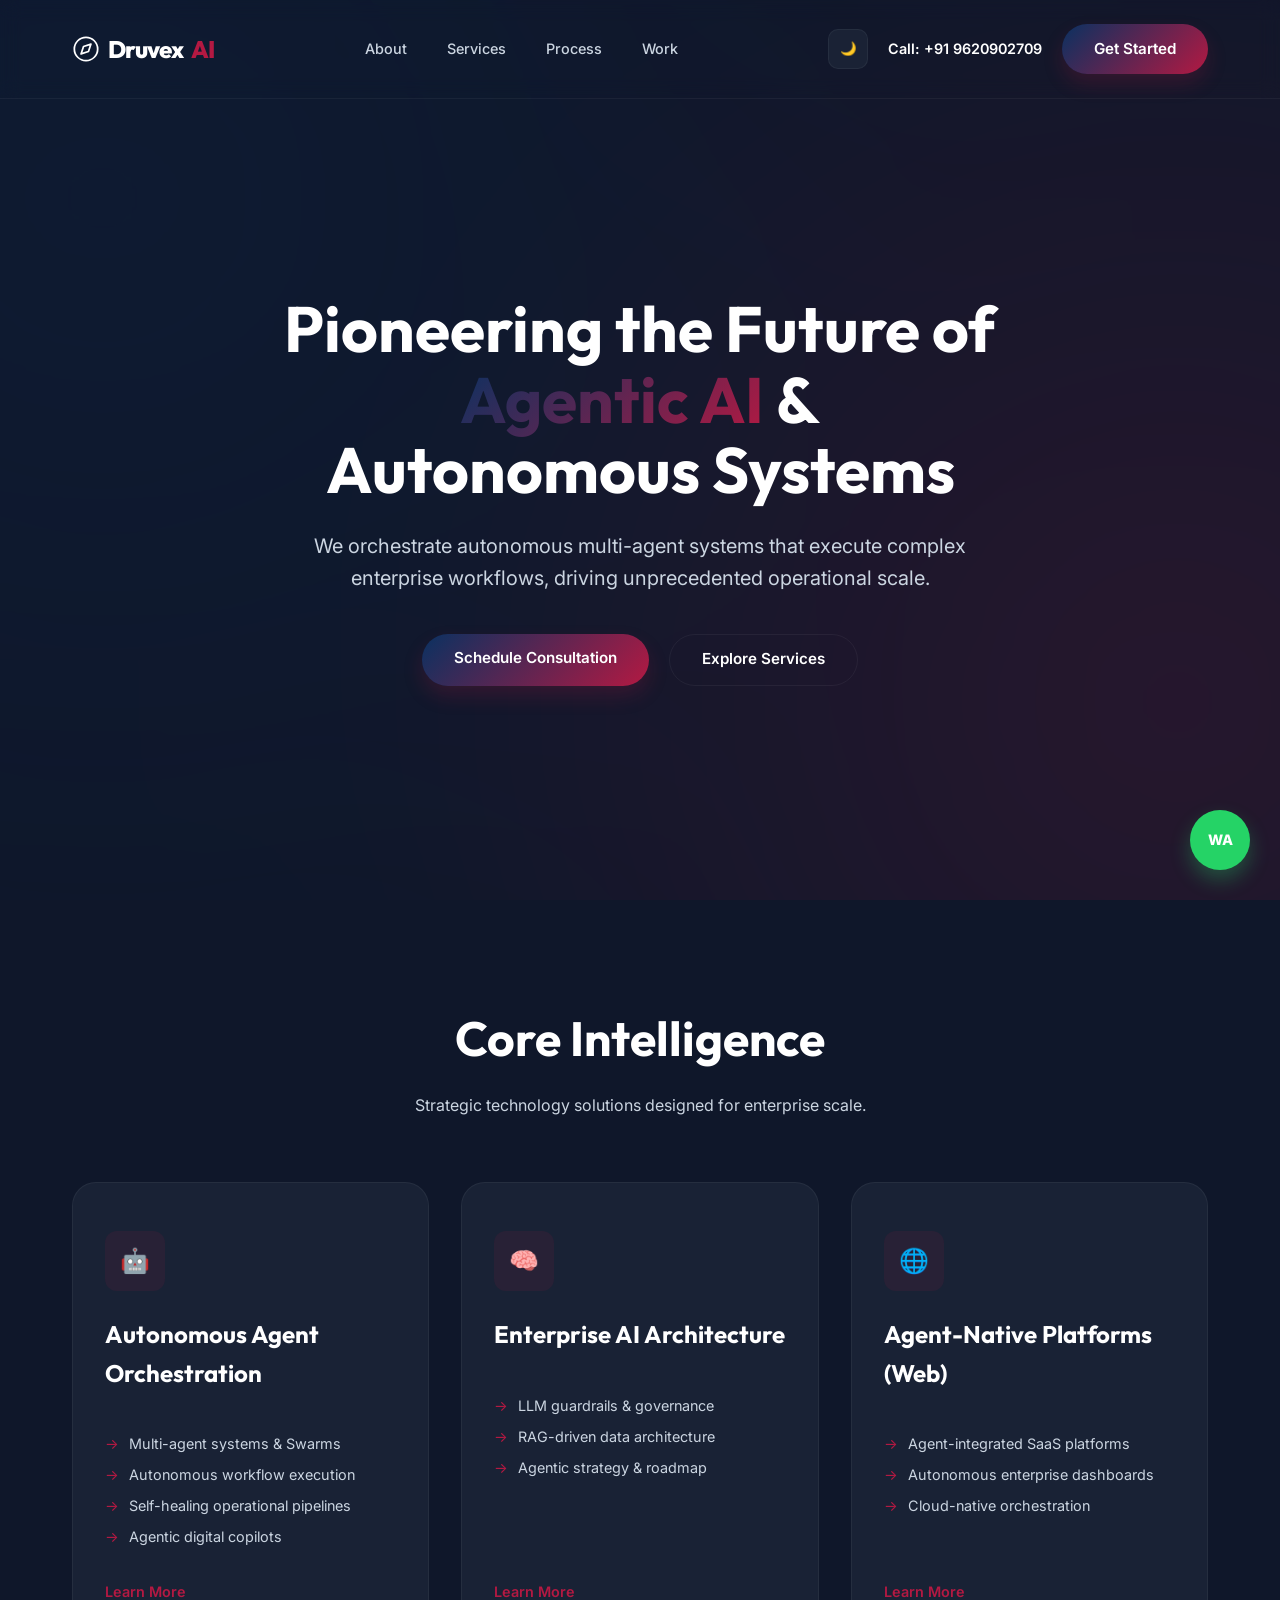
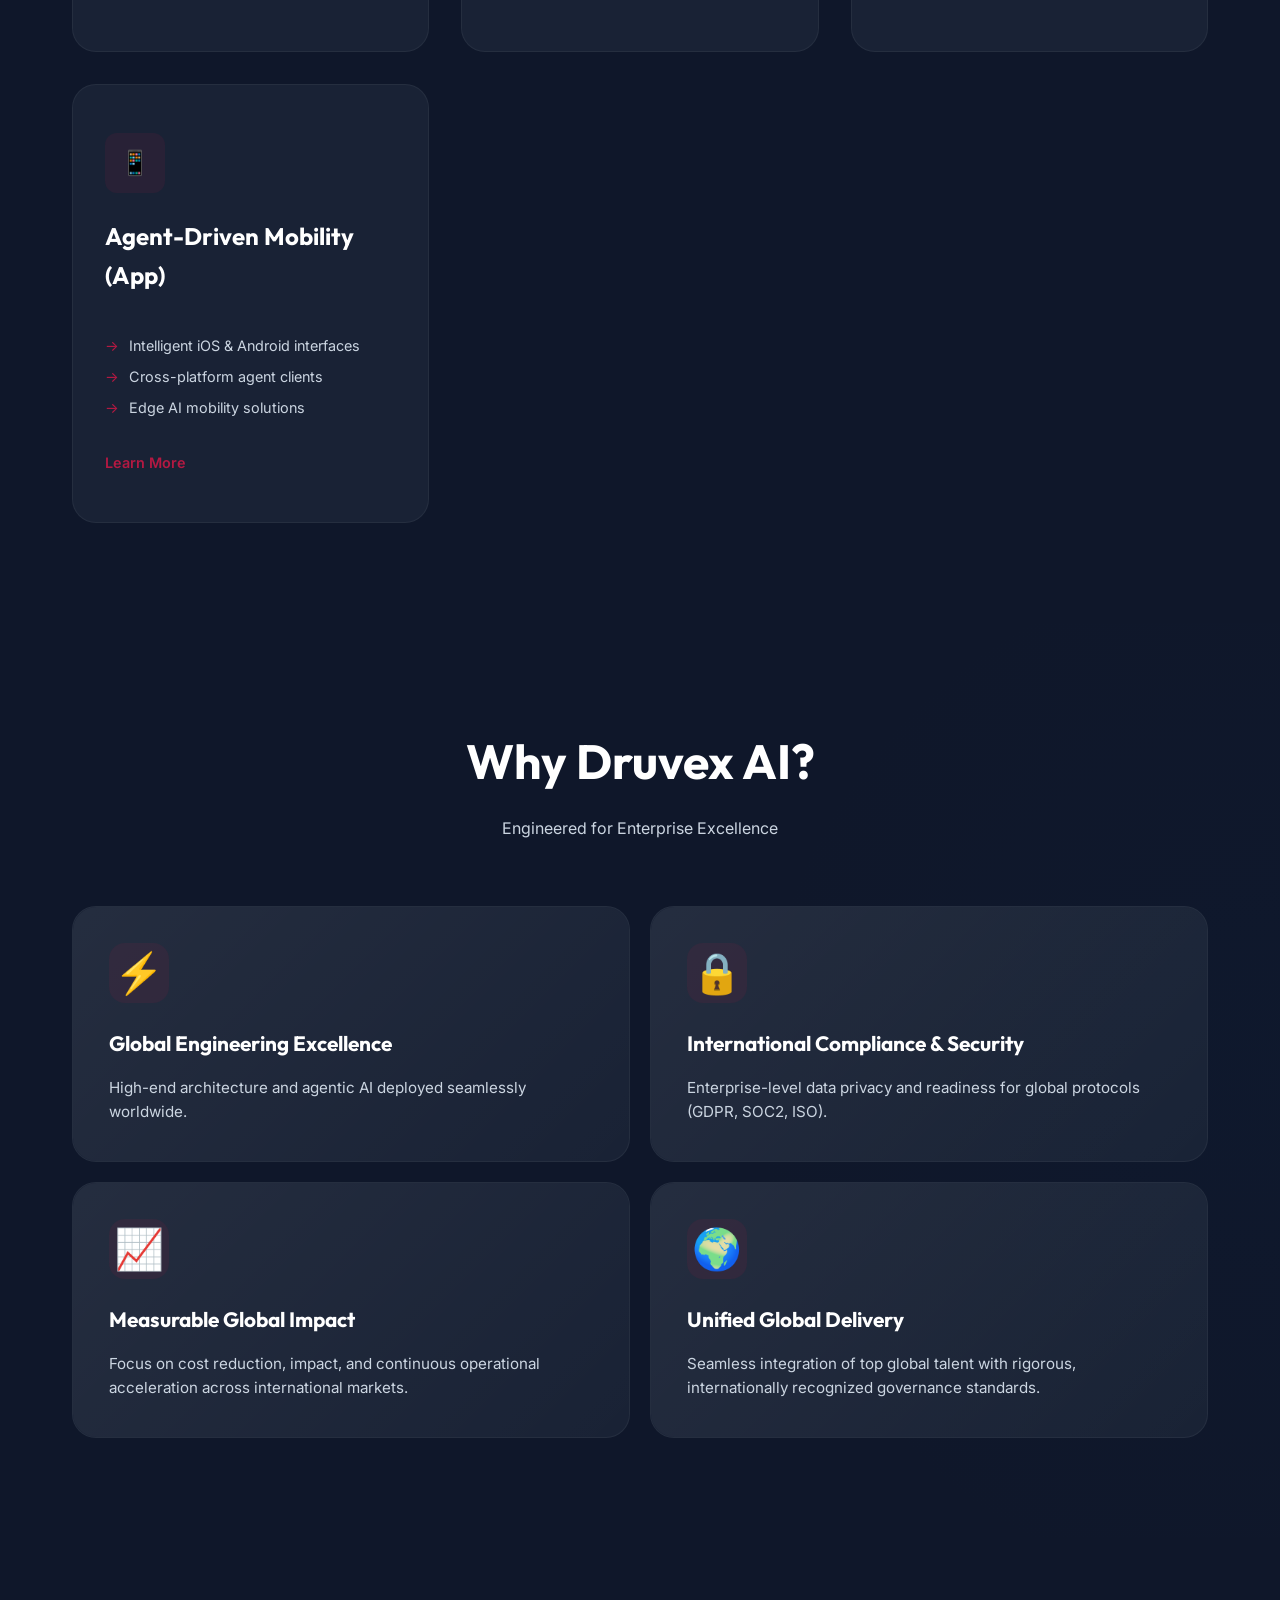
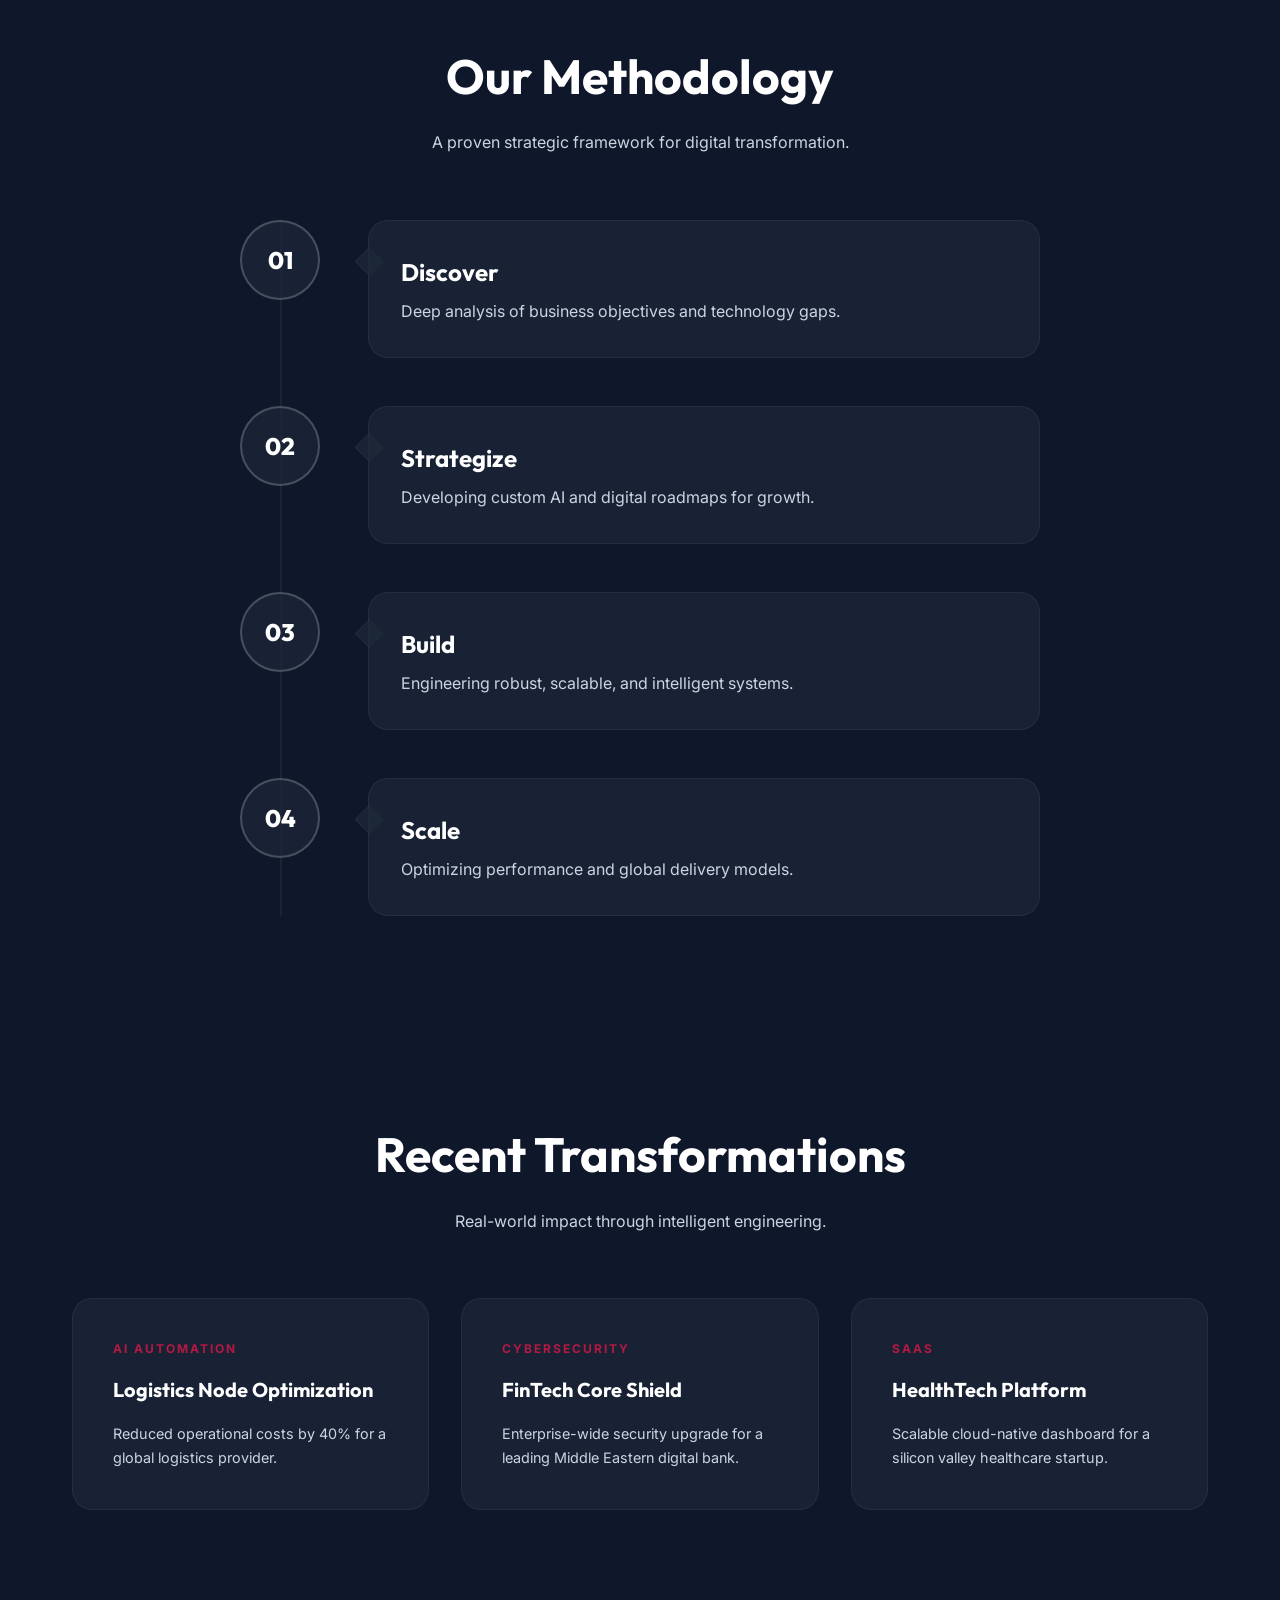
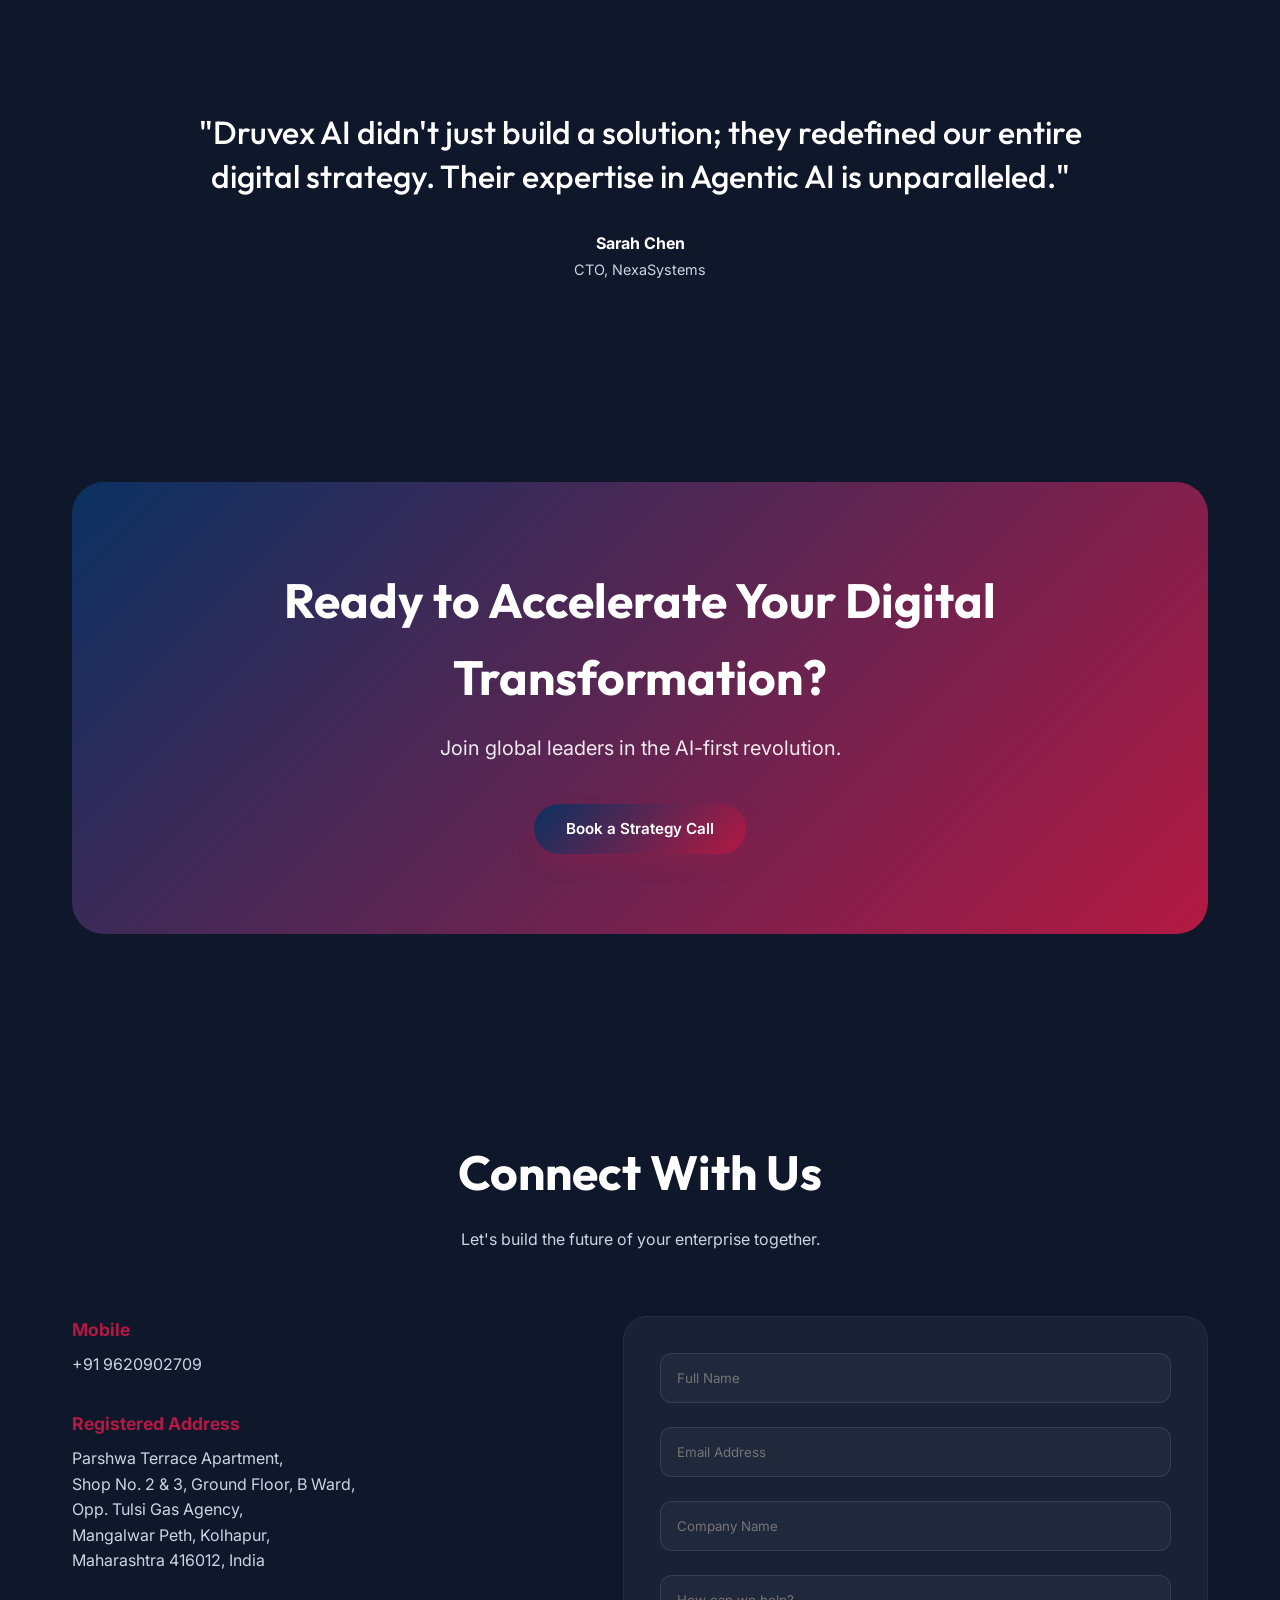
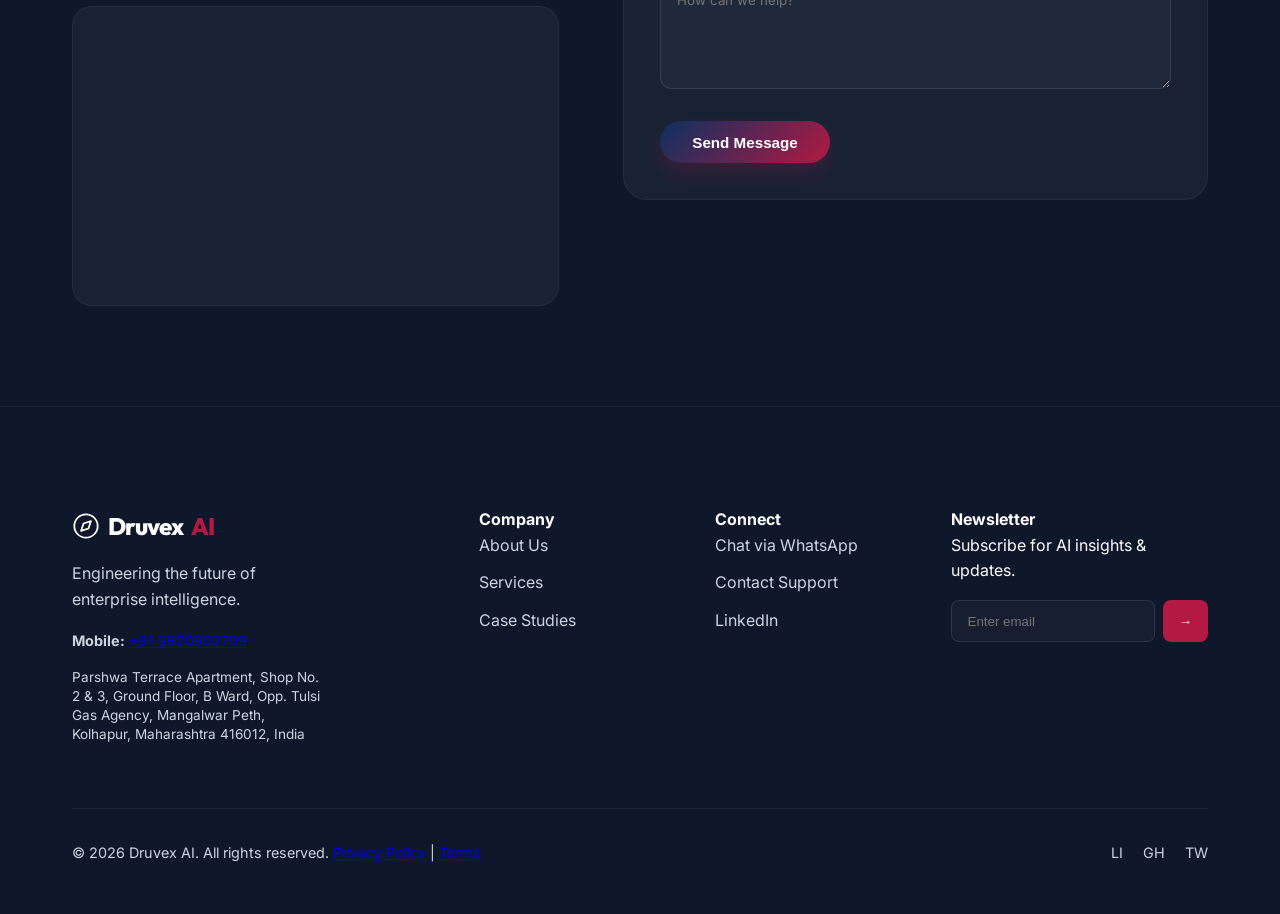
<file: index.html>
<!DOCTYPE html>
<html lang="en">

<head>
    <meta charset="UTF-8">
    <meta name="viewport" content="width=device-width, initial-scale=1.0">
    <title>Druvex AI | Engineering Intelligent Digital Systems</title>
    <meta name="description"
        content="Druvex AI helps enterprises leverage AI, automation, and secure digital platforms to scale globally. Expert AI Consulting, Agentic AI, and Digital Transformation.">

    <!-- Fonts -->
    <link rel="preconnect" href="https://fonts.googleapis.com">
    <link rel="preconnect" href="https://fonts.gstatic.com" crossorigin>
    <link
        href="https://fonts.googleapis.com/css2?family=Inter:wght@300;400;500;600;700&family=Outfit:wght@300;400;500;600;700;800&display=swap"
        rel="stylesheet">

    <!-- CSS -->
    <link rel="stylesheet" href="style.css?v=1.0.6">
</head>

<body class="dark-theme">
    <nav class="navbar">
        <div class="container">
            <div class="logo" style="display: flex; align-items: center; gap: 8px;">
                <svg xmlns="http://www.w3.org/2000/svg" width="28" height="28" viewBox="0 0 24 24" fill="none" stroke="currentColor" stroke-width="1.5" stroke-linecap="round" stroke-linejoin="round">
                    <circle cx="12" cy="12" r="10"></circle>
                    <polygon points="16.24 7.76 14.12 14.12 7.76 16.24 9.88 9.88 16.24 7.76"></polygon>
                </svg>
                Druvex<span>AI</span>
            </div>
            <ul class="nav-links">
                <li><a href="about.html">About</a></li>
                <li><a href="#services">Services</a></li>
                <li><a href="#process">Process</a></li>
                <li><a href="#portfolio">Work</a></li>
            </ul>
            <div class="nav-contact">
                <button id="theme-toggle" class="theme-toggle" aria-label="Toggle Theme">
                    <span class="toggle-icon">🌙</span>
                </button>
                <a href="tel:+919620902709" class="btn-tel">Call: +91 9620902709</a>
                <a href="#contact" class="btn btn-primary nav-cta">Get Started</a>
            </div>
        </div>
    </nav>

    <main>
        <!-- Hero Section -->
        <section class="hero">
            <div class="hero-background">
                <div class="gradient-mesh"></div>
                <div class="neural-lines"></div>
            </div>
            <div class="container hero-content">
                <h1 class="reveal">Pioneering the Future of <span>Agentic AI</span> & Autonomous Systems</h1>
                <p class="reveal-delay">We orchestrate autonomous multi-agent systems that execute complex enterprise workflows, driving unprecedented operational scale.</p>
                <div class="hero-actions reveal-delay-long">
                    <a href="#contact" class="btn btn-primary">Schedule Consultation</a>
                    <a href="#services" class="btn btn-outline">Explore Services</a>
                </div>
            </div>
        </section>

        <!-- Services Section -->
        <section id="services" class="services">
            <div class="container">
                <div class="section-header reveal">
                    <h2>Core Intelligence</h2>
                    <p>Strategic technology solutions designed for enterprise scale.</p>
                </div>
                                <div class="services-grid">
                    <div class="service-card reveal">
                        <div class="service-icon">🤖</div>
                        <h3>Autonomous Agent Orchestration</h3>
                        <ul class="service-list">
                            <li>Multi-agent systems & Swarms</li>
                            <li>Autonomous workflow execution</li>
                            <li>Self-healing operational pipelines</li>
                            <li>Agentic digital copilots</li>
                        </ul>
                        <a href="#contact" class="btn-text">Learn More  </a>
                    </div>
                    <div class="service-card reveal">
                        <div class="service-icon">🧠</div>
                        <h3>Enterprise AI Architecture</h3>
                        <ul class="service-list">
                            <li>LLM guardrails & governance</li>
                            <li>RAG-driven data architecture</li>
                            <li>Agentic strategy & roadmap</li>
                        </ul>
                        <a href="#contact" class="btn-text">Learn More  </a>
                    </div>
                    <div class="service-card reveal">
                        <div class="service-icon">🌐</div>
                        <h3>Agent-Native Platforms (Web)</h3>
                        <ul class="service-list">
                            <li>Agent-integrated SaaS platforms</li>
                            <li>Autonomous enterprise dashboards</li>
                            <li>Cloud-native orchestration</li>
                        </ul>
                        <a href="#contact" class="btn-text">Learn More  </a>
                    </div>
                    <div class="service-card reveal">
                        <div class="service-icon">📱</div>
                        <h3>Agent-Driven Mobility (App)</h3>
                        <ul class="service-list">
                            <li>Intelligent iOS & Android interfaces</li>
                            <li>Cross-platform agent clients</li>
                            <li>Edge AI mobility solutions</li>
                        </ul>
                        <a href="#contact" class="btn-text">Learn More  </a>
                    </div>
                </div>
            </div>
        </section>

        <!-- Why Choose Us -->
        <section class="why-us">
            <div class="container">
                <div class="section-header reveal">
                    <h2>Why Druvex AI?</h2>
                    <p>Engineered for Enterprise Excellence</p>
                </div>
                <div class="bento-grid reveal">
                    <!-- Item 1 -->
                    <div class="bento-card">
                        <div class="bento-icon">⚡</div>
                        <h3>Global Engineering Excellence</h3>
                        <p>High-end architecture and agentic AI deployed seamlessly worldwide.</p>
                    </div>

                    <!-- Item 2 -->
                    <div class="bento-card">
                        <div class="bento-icon">🔒</div>
                        <h3>International Compliance & Security</h3>
                        <p>Enterprise-level data privacy and readiness for global protocols (GDPR, SOC2, ISO).</p>
                    </div>

                    <!-- Item 3 -->
                    <div class="bento-card">
                        <div class="bento-icon">📈</div>
                        <h3>Measurable Global Impact</h3>
                        <p>Focus on cost reduction, impact, and continuous operational acceleration across international markets.</p>
                    </div>

                    <!-- Item 4 -->
                    <div class="bento-card">
                        <div class="bento-icon">🌍</div>
                        <h3>Unified Global Delivery</h3>
                        <p>Seamless integration of top global talent with rigorous, internationally recognized governance standards.</p>
                    </div>
                </div>
            </div>
        </section>

        <!-- Process Section -->
        <section id="process" class="process">
            <div class="container">
                <div class="section-header reveal">
                    <h2>Our Methodology</h2>
                    <p>A proven strategic framework for digital transformation.</p>
                </div>
                <div class="timeline-container">
                    <div class="timeline-line"></div>
                    <div class="timeline-step reveal">
                        <div class="timeline-node">
                            <div class="node-num">01</div>
                        </div>
                        <div class="timeline-content">
                            <h3>Discover</h3>
                            <p>Deep analysis of business objectives and technology gaps.</p>
                        </div>
                    </div>
                    <div class="timeline-step reveal">
                        <div class="timeline-node">
                            <div class="node-num">02</div>
                        </div>
                        <div class="timeline-content">
                            <h3>Strategize</h3>
                            <p>Developing custom AI and digital roadmaps for growth.</p>
                        </div>
                    </div>
                    <div class="timeline-step reveal">
                        <div class="timeline-node">
                            <div class="node-num">03</div>
                        </div>
                        <div class="timeline-content">
                            <h3>Build</h3>
                            <p>Engineering robust, scalable, and intelligent systems.</p>
                        </div>
                    </div>
                    <div class="timeline-step reveal">
                        <div class="timeline-node">
                            <div class="node-num">04</div>
                        </div>
                        <div class="timeline-content">
                            <h3>Scale</h3>
                            <p>Optimizing performance and global delivery models.</p>
                        </div>
                    </div>
                </div>
            </div>
        </section>
        <!-- Case Studies / Portfolio -->
        <section id="portfolio" class="portfolio">
            <div class="container">
                <div class="section-header reveal">
                    <h2>Recent Transformations</h2>
                    <p>Real-world impact through intelligent engineering.</p>
                </div>
                <div class="portfolio-grid">
                    <div class="portfolio-card reveal">
                        <div class="portfolio-tag">AI Automation</div>
                        <h3>Logistics Node Optimization</h3>
                        <p>Reduced operational costs by 40% for a global logistics provider.</p>
                    </div>
                    <div class="portfolio-card reveal">
                        <div class="portfolio-tag">Cybersecurity</div>
                        <h3>FinTech Core Shield</h3>
                        <p>Enterprise-wide security upgrade for a leading Middle Eastern digital bank.</p>
                    </div>
                    <div class="portfolio-card reveal">
                        <div class="portfolio-tag">SaaS</div>
                        <h3>HealthTech Platform</h3>
                        <p>Scalable cloud-native dashboard for a silicon valley healthcare startup.</p>
                    </div>
                </div>
            </div>
        </section>

        <!-- Testimonials -->
        <section class="testimonials">
            <div class="container">
                <div class="testimonial-card reveal">
                    <p class="quote">"Druvex AI didn't just build a solution; they redefined our entire digital
                        strategy. Their expertise in Agentic AI is unparalleled."</p>
                    <div class="author">
                        <div class="author-info">
                            <strong>Sarah Chen</strong>
                            <span>CTO, NexaSystems</span>
                        </div>
                    </div>
                </div>
            </div>
        </section>

        <!-- CTA Section -->
        <section class="cta-banner">
            <div class="container reveal">
                <div class="cta-box">
                    <h2>Ready to Accelerate Your Digital Transformation?</h2>
                    <p>Join global leaders in the AI-first revolution.</p>
                    <a href="#contact" class="btn btn-primary">Book a Strategy Call</a>
                </div>
            </div>
        </section>

        <!-- Contact Section -->
        <section id="contact" class="contact">
            <div class="container">
                <div class="section-header reveal">
                    <h2>Connect With Us</h2>
                    <p>Let's build the future of your enterprise together.</p>
                </div>
                <div class="contact-grid">
                    <div class="contact-info reveal">
                        <div class="info-item">
                            <h4>Mobile</h4>
                            <p><a href="tel:+919620902709">+91 9620902709</a></p>
                        </div>
                        <div class="info-item">
                            <h4>Registered Address</h4>
                            <p>Parshwa Terrace Apartment,<br>
                                Shop No. 2 & 3, Ground Floor, B Ward,<br>
                                Opp. Tulsi Gas Agency,<br>
                                Mangalwar Peth, Kolhapur,<br>
                                Maharashtra 416012, India</p>
                        </div>
                        <div class="map-container reveal-delay">
                            <div class="map-placeholder">
                                <iframe
                                    src="https://www.google.com/maps/embed?pb=!1m18!1m12!1m3!1d3821.657597148593!2d74.2374!3d16.705!2m3!1f0!2f0!3f0!3m2!1i1024!2i768!4f13.1!3m3!1m2!1s0x0%3A0x0!2zMTbCsDQyJzE4LjAiTiA3NMKwMTQnMTQuNiJF!5e0!3m2!1sen!2sin!4v1676800000000!5m2!1sen!2sin"
                                    allowfullscreen="" loading="lazy"></iframe>
                            </div>
                        </div>
                    </div>
                    <div class="contact-form-container reveal-delay">
                        <form class="contact-form">
                            <div class="form-group">
                                <input type="text" placeholder="Full Name" required>
                            </div>
                            <div class="form-group">
                                <input type="email" placeholder="Email Address" required>
                            </div>
                            <div class="form-group">
                                <input type="text" placeholder="Company Name">
                            </div>
                            <div class="form-group">
                                <textarea placeholder="How can we help?" rows="5" required></textarea>
                            </div>
                            <button type="submit" class="btn btn-primary">Send Message</button>
                        </form>
                    </div>
                </div>
            </div>
        </section>
    </main>

    <footer class="footer">
        <div class="container">
            <div class="footer-grid">
                <div class="footer-brand">
                    <div class="logo" style="display: flex; align-items: center; gap: 8px;">
                        <svg xmlns="http://www.w3.org/2000/svg" width="28" height="28" viewBox="0 0 24 24" fill="none" stroke="currentColor" stroke-width="1.5" stroke-linecap="round" stroke-linejoin="round">
                            <circle cx="12" cy="12" r="10"></circle>
                            <polygon points="16.24 7.76 14.12 14.12 7.76 16.24 9.88 9.88 16.24 7.76"></polygon>
                        </svg>
                        Druvex<span>AI</span>
                    </div>
                    <p>Engineering the future of enterprise intelligence.</p>
                    <p class="footer-contact-detail"><strong>Mobile:</strong> <a href="tel:+919620902709">+91
                            9620902709</a></p>
                    <p class="footer-address">
                        Parshwa Terrace Apartment, Shop No. 2 & 3, Ground Floor, B Ward,
                        Opp. Tulsi Gas Agency, Mangalwar Peth, Kolhapur, Maharashtra 416012, India
                    </p>
                </div>
                <!-- ... other links remains roughly same ... -->
                <div class="footer-links">
                    <h4>Company</h4>
                    <ul>
                        <li><a href="about.html">About Us</a></li>
                        <li><a href="#services">Services</a></li>
                        <li><a href="#portfolio">Case Studies</a></li>
                    </ul>
                </div>
                <div class="footer-links">
                    <h4>Connect</h4>
                    <ul>
                        <li><a href="https://wa.me/919620902709">Chat via WhatsApp</a></li>
                        <li><a href="#contact">Contact Support</a></li>
                        <li><a href="#">LinkedIn</a></li>
                    </ul>
                </div>
                <div class="footer-contact">
                    <h4>Newsletter</h4>
                    <p>Subscribe for AI insights & updates.</p>
                    <form class="newsletter-form">
                        <input type="email" placeholder="Enter email">
                        <button type="submit">→</button>
                    </form>
                </div>
            </div>
            <div class="footer-bottom">
                <p>&copy; 2026 Druvex AI. All rights reserved. <a href="#">Privacy Policy</a> | <a href="#">Terms</a>
                </p>
                <div class="socials">
                    <a href="#">LI</a>
                    <a href="#">GH</a>
                    <a href="#">TW</a>
                </div>
            </div>
        </div>
    </footer>

    <!-- WhatsApp Floating CTA -->
    <a href="https://wa.me/919620902709" class="whatsapp-float" target="_blank">
        <div class="whatsapp-icon">WA</div>
    </a>

    <script src="main.js?v=1.0.6"></script>
    <!-- Cookie Consent Banner -->
    <div id="cookie-banner" class="cookie-banner hidden">
        <div class="cookie-content">
            <div class="cookie-icon">🍪</div>
            <div class="cookie-text">
                <h4>We value your privacy</h4>
                <p>We use cookies to enhance your browsing experience, serve personalized content, and analyze our traffic. By clicking "Accept All", you consent to our use of cookies.</p>
            </div>
        </div>
        <div class="cookie-actions">
            <button id="cookie-decline" class="btn btn-outline btn-sm">Decline</button>
            <button id="cookie-accept" class="btn btn-primary btn-sm">Accept All</button>
        </div>
    </div>

</body>

</html>
</file>
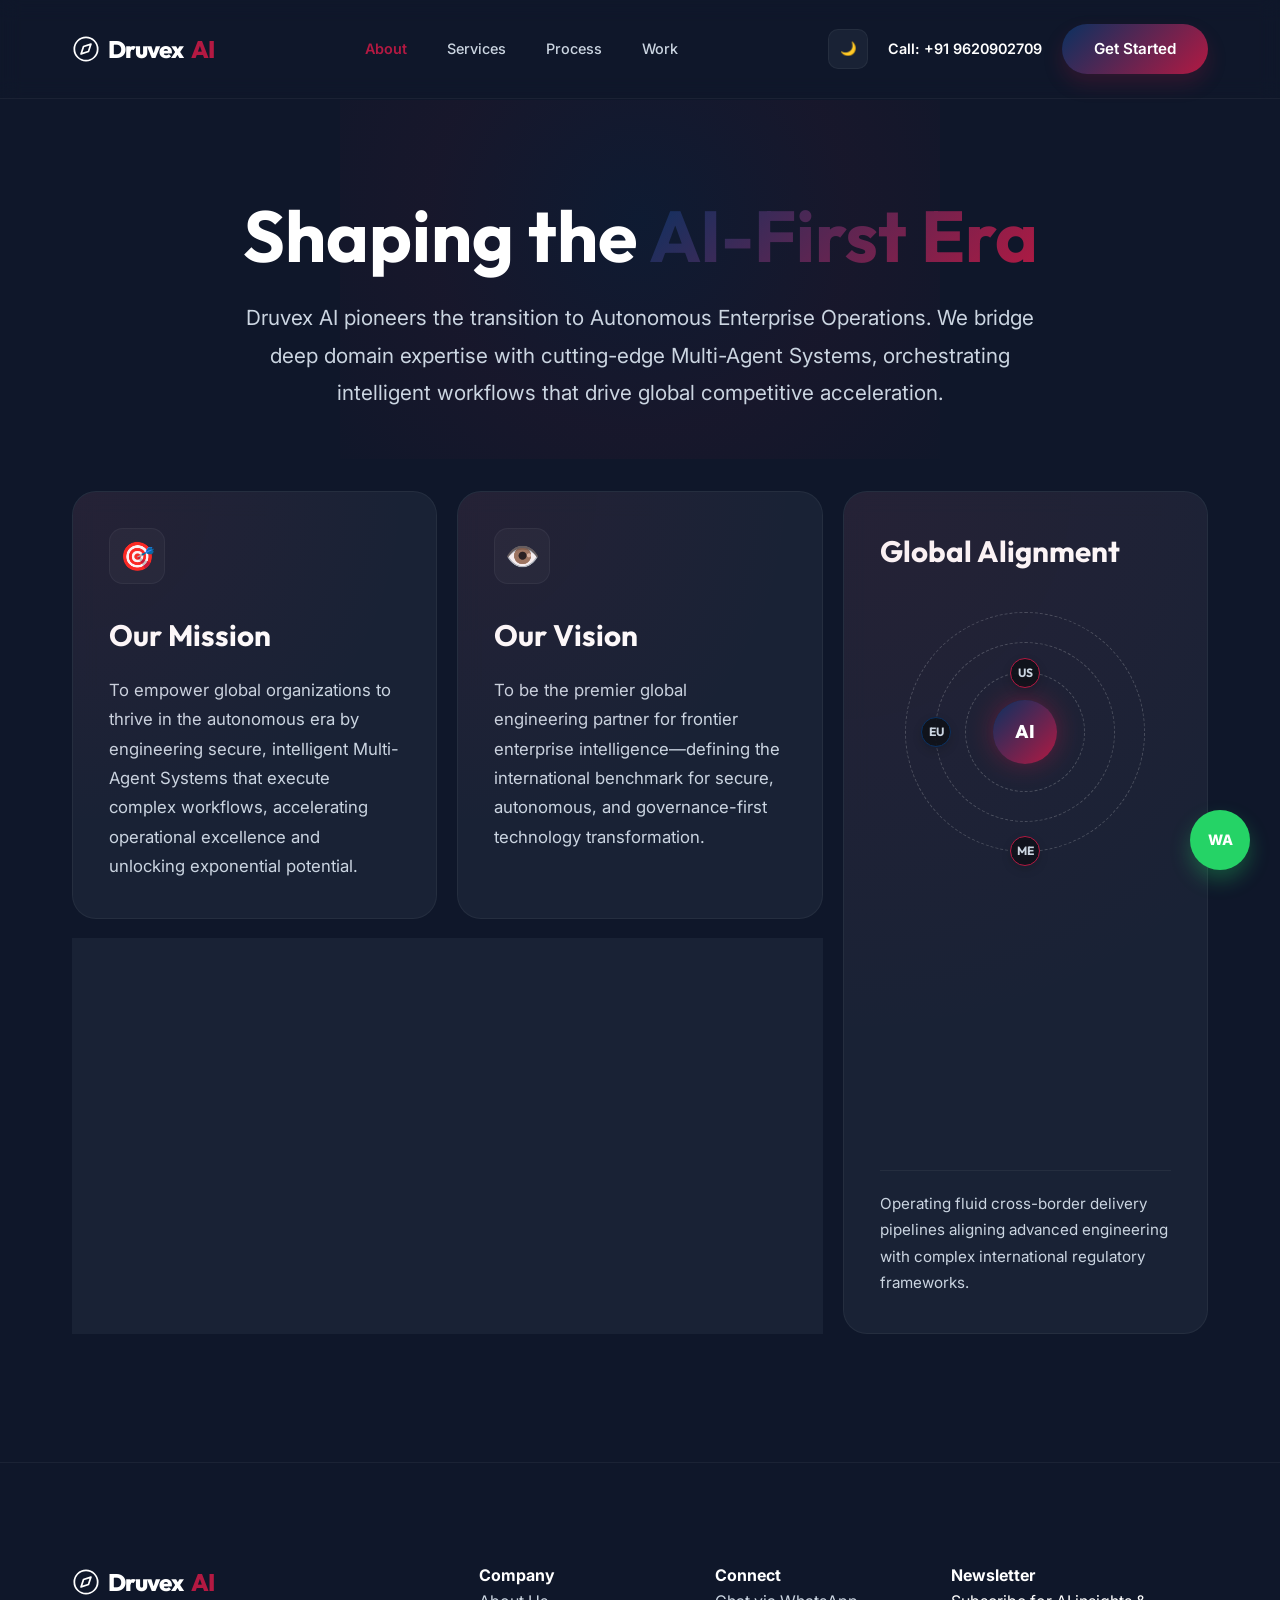
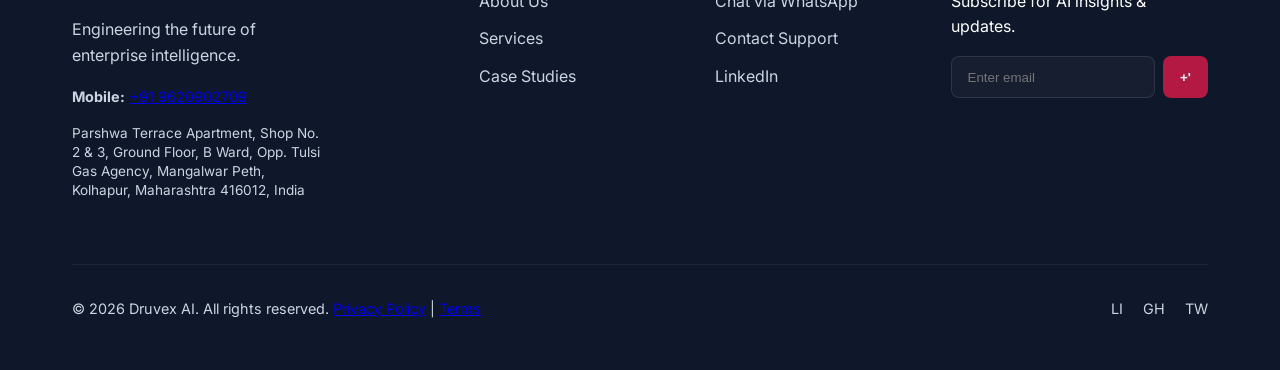
<file: about.html>
<!DOCTYPE html>
<html lang="en">

<head>
    <meta charset="UTF-8">
    <meta name="viewport" content="width=device-width, initial-scale=1.0">
    <title>About Us | Druvex AI</title>
    <meta name="description"
        content="Learn about Druvex AI's global significance, our mission to empower enterprise automation, our vision for frontier AI engineering, and our leadership.">

    <!-- Fonts -->
    <link rel="preconnect" href="https://fonts.googleapis.com">
    <link rel="preconnect" href="https://fonts.gstatic.com" crossorigin>
    <link
        href="https://fonts.googleapis.com/css2?family=Inter:wght@300;400;500;600;700&family=Outfit:wght@300;400;500;600;700;800&display=swap"
        rel="stylesheet">

    <!-- CSS -->
    <link rel="stylesheet" href="style.css?v=1.0.6">
</head>

<body class="dark-theme">
    <nav class="navbar">
        <div class="container">
            <div class="logo" style="display: flex; align-items: center; gap: 8px;">
                <a href="index.html" style="text-decoration: none; color: inherit; display: flex; align-items: center; gap: 8px;">
                    <svg xmlns="http://www.w3.org/2000/svg" width="28" height="28" viewBox="0 0 24 24" fill="none" stroke="currentColor" stroke-width="1.5" stroke-linecap="round" stroke-linejoin="round">
                        <circle cx="12" cy="12" r="10"></circle>
                        <polygon points="16.24 7.76 14.12 14.12 7.76 16.24 9.88 9.88 16.24 7.76"></polygon>
                    </svg>
                    Druvex<span>AI</span>
                </a>
            </div>
            <ul class="nav-links">
                <li><a href="about.html" class="active">About</a></li>
                <li><a href="index.html#services">Services</a></li>
                <li><a href="index.html#process">Process</a></li>
                <li><a href="index.html#portfolio">Work</a></li>
            </ul>
            <div class="nav-contact">
                <button id="theme-toggle" class="theme-toggle" aria-label="Toggle Theme">
                    <span class="toggle-icon">dYOT</span>
                </button>
                <a href="tel:+919620902709" class="btn-tel">Call: +91 9620902709</a>
                <a href="index.html#contact" class="btn btn-primary nav-cta">Get Started</a>
            </div>
        </div>
    </nav>

    <main style="padding-top: 100px;">
        <!-- About Hero Section -->
        <section class="about-hero">
            <div class="container">
                <div class="about-hero-content reveal">
                    <h1>Shaping the <span>AI-First Era</span></h1>
                    <p class="subtitle">
                        Druvex AI pioneers the transition to Autonomous Enterprise Operations. We bridge deep domain expertise with cutting-edge Multi-Agent Systems, orchestrating intelligent workflows that drive global competitive acceleration.
                    </p>
                </div>
            </div>
        </section>

        <!-- Bento Grid Section -->
        <section class="about-bento-section">
            <div class="container">
                <div class="about-bento-grid">
                    <!-- Card 1: Mission -->
                    <div class="about-bento-card card-mission reveal">
                        <div class="card-glow"></div>
                        <div class="card-header-icon">
                            <span class="card-icon">🎯</span>
                        </div>
                        <h3>Our Mission</h3>
                        <p>To empower global organizations to thrive in the autonomous era by engineering secure, intelligent Multi-Agent Systems that execute complex workflows, accelerating operational excellence and unlocking exponential potential.</p>
                    </div>

                    <!-- Card 2: Vision -->
                    <div class="about-bento-card card-vision reveal reveal-delay">
                        <div class="card-glow"></div>
                        <div class="card-header-icon">
                            <span class="card-icon">👁️</span>
                        </div>
                        <h3>Our Vision</h3>
                        <p>To be the premier global engineering partner for frontier enterprise intelligence—defining the international benchmark for secure, autonomous, and governance-first technology transformation.</p>
                    </div>

                    <!-- Card 3: Interactive Visual Orbit -->
                    <div class="about-bento-card card-orbit reveal">
                        <div class="card-glow"></div>
                        <h3>Global Alignment</h3>
                        <div class="orbit-visual-container">
                            <div class="visual-orbit-core">AI</div>
                            <div class="visual-orbit-ring ring-1">
                                <div class="visual-orbit-node node-us" title="United States">US</div>
                            </div>
                            <div class="visual-orbit-ring ring-2">
                                <div class="visual-orbit-node node-eu" title="Europe">EU</div>
                            </div>
                            <div class="visual-orbit-ring ring-3">
                                <div class="visual-orbit-node node-me" title="Middle East">ME</div>
                            </div>
                        </div>
                        <p class="orbit-desc">Operating fluid cross-border delivery pipelines aligning advanced engineering with complex international regulatory frameworks.</p>
                    </div>

                    <!-- Card 4: Significance & Stats -->
                    <div class="about-bento-card card-stats reveal reveal-delay">
                        <div class="card-glow"></div>
                        <h3>Our Corporate Significance</h3>
                        <div class="stats-grid">
                            <div class="stat-item">
                                <div class="stat-number">22+</div>
                                <div class="stat-label">Years Leadership</div>
                            </div>
                            <div class="stat-item">
                                <div class="stat-number">BFSI</div>
                                <div class="stat-label">Sector Expertise</div>
                            </div>
                            <div class="stat-item">
                                <div class="stat-number">100%</div>
                                <div class="stat-label">Secure Architectures</div>
                            </div>
                            <div class="stat-item">
                                <div class="stat-number">Agentic</div>
                                <div class="stat-label">AI Native Systems</div>
                            </div>
                        </div>
                        <p class="stats-desc">Combining institutional knowledge of regulated industries with forward-looking artificial intelligence to deliver high-stakes digital platforms.</p>
                    </div></div>
            </div>
        </section>
    </main>

    <footer class="footer">
        <div class="container">
            <div class="footer-grid">
                <div class="footer-brand">
                    <div class="logo" style="display: flex; align-items: center; gap: 8px;">
                        <svg xmlns="http://www.w3.org/2000/svg" width="28" height="28" viewBox="0 0 24 24" fill="none" stroke="currentColor" stroke-width="1.5" stroke-linecap="round" stroke-linejoin="round">
                            <circle cx="12" cy="12" r="10"></circle>
                            <polygon points="16.24 7.76 14.12 14.12 7.76 16.24 9.88 9.88 16.24 7.76"></polygon>
                        </svg>
                        Druvex<span>AI</span>
                    </div>
                    <p>Engineering the future of enterprise intelligence.</p>
                    <p class="footer-contact-detail"><strong>Mobile:</strong> <a href="tel:+919620902709">+91
                            9620902709</a></p>
                    <p class="footer-address">
                        Parshwa Terrace Apartment, Shop No. 2 & 3, Ground Floor, B Ward,
                        Opp. Tulsi Gas Agency, Mangalwar Peth, Kolhapur, Maharashtra 416012, India
                    </p>
                </div>
                <div class="footer-links">
                    <h4>Company</h4>
                    <ul>
                        <li><a href="about.html">About Us</a></li>
                        <li><a href="index.html#services">Services</a></li>
                        <li><a href="index.html#portfolio">Case Studies</a></li>
                    </ul>
                </div>
                <div class="footer-links">
                    <h4>Connect</h4>
                    <ul>
                        <li><a href="https://wa.me/919620902709">Chat via WhatsApp</a></li>
                        <li><a href="index.html#contact">Contact Support</a></li>
                        <li><a href="#">LinkedIn</a></li>
                    </ul>
                </div>
                <div class="footer-contact">
                    <h4>Newsletter</h4>
                    <p>Subscribe for AI insights & updates.</p>
                    <form class="newsletter-form">
                        <input type="email" placeholder="Enter email">
                        <button type="submit">+'</button>
                    </form>
                </div>
            </div>
            <div class="footer-bottom">
                <p>&copy; 2026 Druvex AI. All rights reserved. <a href="#">Privacy Policy</a> | <a href="#">Terms</a>
                </p>
                <div class="socials">
                    <a href="#">LI</a>
                    <a href="#">GH</a>
                    <a href="#">TW</a>
                </div>
            </div>
        </div>
    </footer>

    <!-- WhatsApp Floating CTA -->
    <a href="https://wa.me/919620902709" class="whatsapp-float" target="_blank">
        <div class="whatsapp-icon">WA</div>
    </a>

    <script src="main.js?v=1.0.6"></script>
    <!-- Cookie Consent Banner -->
    <div id="cookie-banner" class="cookie-banner hidden">
        <div class="cookie-content">
            <div class="cookie-icon">🍪</div>
            <div class="cookie-text">
                <h4>We value your privacy</h4>
                <p>We use cookies to enhance your browsing experience, serve personalized content, and analyze our traffic. By clicking "Accept All", you consent to our use of cookies.</p>
            </div>
        </div>
        <div class="cookie-actions">
            <button id="cookie-decline" class="btn btn-outline btn-sm">Decline</button>
            <button id="cookie-accept" class="btn btn-primary btn-sm">Accept All</button>
        </div>
    </div>

</body>

</html>
</file>
<file: style.css>
:root {
    --bg-dark: #0f172a;
    --bg-light: #f8fafc;
    --bg-card-dark: rgba(30, 41, 59, 0.7);
    --bg-card-light: rgba(255, 255, 255, 0.8);
    --primary: #B31942;
    --secondary: #0A3161;
    --text-main-dark: #ffffff;
    --text-main-light: #0f172a;
    --text-muted-dark: #cbd5e1;
    --text-muted-light: #475569;
    --gradient-primary: linear-gradient(135deg, #0A3161 0%, #B31942 100%);
    --font-outfit: 'Outfit', sans-serif;
    --font-inter: 'Inter', sans-serif;
    --transition: all 0.4s cubic-bezier(0.23, 1, 0.32, 1);

    /* Default theme tokens */
    --bg: var(--bg-dark);
    --bg-card: var(--bg-card-dark);
    --bg-card-hover: rgba(15, 18, 25, 0.9);
    --bg-input: rgba(255, 255, 255, 0.03);
    --bg-input-focus: rgba(255, 255, 255, 0.05);
    --text-main: var(--text-main-dark);
    --text-muted: var(--text-muted-dark);
    --text-faint: rgba(255, 255, 255, 0.1);
    --border-color: rgba(255, 255, 255, 0.05);
    --border-dashed: rgba(255, 255, 255, 0.2);
    --map-filter: invert(90%) hue-rotate(180deg) brightness(95%) contrast(90%);
}

[data-theme="light"] {
    --bg: var(--bg-light);
    --bg-card: var(--bg-card-light);
    --bg-card-hover: #ffffff;
    --bg-input: rgba(0, 0, 0, 0.03);
    --bg-input-focus: rgba(0, 0, 0, 0.05);
    --text-main: var(--text-main-light);
    --text-muted: var(--text-muted-light);
    --text-faint: rgba(0, 0, 0, 0.1);
    --border-color: rgba(0, 0, 0, 0.05);
    --border-dashed: rgba(0, 0, 0, 0.2);
    --map-filter: none;
}

* {
    margin: 0;
    padding: 0;
    box-sizing: border-box;
}

html {
    scroll-behavior: smooth;
}

body {
    background-color: var(--bg);
    color: var(--text-main);
    font-family: var(--font-inter);
    line-height: 1.6;
    overflow-x: hidden;
    transition: background-color 0.3s ease, color 0.3s ease;
}

.container {
    max-width: 1200px;
    margin: 0 auto;
    padding: 0 2rem;
}

/* Typography */
h1,
h2,
h3 {
    font-family: var(--font-outfit);
    font-weight: 700;
}

h1 {
    font-size: clamp(2.5rem, 5vw, 4.5rem);
    line-height: 1.1;
    margin-bottom: 1.5rem;
}

h1 span {
    background: var(--gradient-primary);
    -webkit-background-clip: text;
    background-clip: text;
    -webkit-text-fill-color: transparent;
}

/* Navbar Contact */
.nav-contact {
    display: flex;
    align-items: center;
    gap: 1.25rem;
}

.btn-tel {
    color: var(--text-main);
    text-decoration: none;
    font-size: 0.9rem;
    font-weight: 600;
}

/* Theme Toggle */
.theme-toggle {
    background: var(--bg-card);
    border: 1px solid var(--border-color);
    width: 40px;
    height: 40px;
    border-radius: 10px;
    display: flex;
    align-items: center;
    justify-content: center;
    cursor: pointer;
    color: var(--text-main);
    transition: var(--transition);
}

.theme-toggle:hover {
    border-color: var(--primary);
    transform: translateY(-2px);
}

.navbar {
    position: fixed;
    top: 0;
    width: 100%;
    padding: 1.5rem 0;
    z-index: 1000;
    backdrop-filter: blur(10px);
    border-bottom: 1px solid var(--border-color);
    transition: padding 0.3s ease, background-color 0.3s ease;
}

.navbar.scrolled {
    background-color: var(--bg-card);
    padding: 1rem 0;
}

.navbar .container {
    display: flex;
    justify-content: space-between;
    align-items: center;
}

.logo {
    font-family: var(--font-outfit);
    font-size: 1.5rem;
    font-weight: 800;
    letter-spacing: -1px;
}

.logo span {
    color: var(--primary);
}

.nav-links {
    display: flex;
    list-style: none;
    gap: 2.5rem;
}

.nav-links a {
    text-decoration: none;
    color: var(--text-muted);
    font-size: 0.9rem;
    font-weight: 500;
    transition: var(--transition);
}

.nav-links a:hover {
    color: var(--primary);
}

/* Buttons */
.btn {
    display: inline-block;
    padding: 0.8rem 2rem;
    border-radius: 50px;
    text-decoration: none;
    font-weight: 600;
    font-size: 0.95rem;
    transition: var(--transition);
    cursor: pointer;
}

.btn-primary {
    background: var(--gradient-primary);
    color: white;
    border: none;
    box-shadow: 0 10px 20px rgba(179, 25, 66, 0.2);
}

.btn-primary:hover {
    transform: translateY(-3px);
    box-shadow: 0 15px 30px rgba(179, 25, 66, 0.3);
}

.btn-outline {
    border: 1px solid var(--border-color);
    color: var(--text-main);
}

.btn-outline:hover {
    background: rgba(179, 25, 66, 0.05);
    border-color: var(--primary);
}

/* Hero Section */
.hero {
    height: 100vh;
    display: flex;
    align-items: center;
    position: relative;
    padding-top: 80px;
    overflow: hidden;
}

.hero-background {
    position: absolute;
    top: 0;
    left: 0;
    width: 100%;
    height: 100%;
    z-index: -1;
}

.gradient-mesh {
    position: absolute;
    width: 140%;
    height: 140%;
    top: -20%;
    left: -20%;
    background: radial-gradient(circle at 20% 30%, rgba(10, 49, 97, 0.15) 0%, transparent 50%),
        radial-gradient(circle at 80% 70%, rgba(179, 25, 66, 0.15) 0%, transparent 50%);
    filter: blur(80px);
    animation: meshRotate 20s linear infinite;
}

@keyframes meshRotate {
    0% {
        transform: rotate(0deg);
    }

    100% {
        transform: rotate(360deg);
    }
}

.hero-content {
    max-width: 800px;
    text-align: center;
    margin: 0 auto;
}

.hero p {
    font-size: 1.25rem;
    color: var(--text-muted);
    margin-bottom: 2.5rem;
}

.hero-actions {
    display: flex;
    gap: 1.25rem;
    justify-content: center;
}

/* Services Grid */
.services {
    padding: 100px 0;
}

.services-grid {
    display: grid;
    grid-template-columns: repeat(auto-fit, minmax(320px, 1fr));
    gap: 2rem;
}

.service-card {
    background: var(--bg-card);
    padding: 3rem 2rem;
    border-radius: 24px;
    border: 1px solid var(--border-color);
    transition: var(--transition);
    position: relative;
    overflow: hidden;
    display: flex;
    flex-direction: column;
}

.service-card:hover {
    transform: translateY(-10px);
    border-color: rgba(179, 25, 66, 0.3);
    background: var(--bg-card-hover);
}

.service-icon {
    font-size: 1.5rem;
    font-weight: 800;
    color: var(--primary);
    margin-bottom: 1.5rem;
    width: 60px;
    height: 60px;
    display: flex;
    align-items: center;
    justify-content: center;
    background: rgba(179, 25, 66, 0.1);
    border-radius: 12px;
}

.service-card h3 {
    font-size: 1.5rem;
    margin-bottom: 1rem;
}

.service-list {
    list-style: none;
    margin: 1.5rem 0;
    flex-grow: 1;
}

.service-list li {
    font-size: 0.9rem;
    color: var(--text-muted);
    margin-bottom: 0.5rem;
    padding-left: 1.5rem;
    position: relative;
}

.service-list li::before {
    content: "→";
    position: absolute;
    left: 0;
    color: var(--primary);
}

.btn-text {
    color: var(--primary);
    text-decoration: none;
    font-weight: 600;
    font-size: 0.9rem;
    transition: var(--transition);
}

.btn-text:hover {
    letter-spacing: 1px;
}

/* Why Choose Us */
.why-us {
    padding: 100px 0;
    background: radial-gradient(circle at 100% 50%, rgba(10, 49, 97, 0.05), transparent 40%);
}

.bento-grid {
    display: grid;
    grid-template-columns: repeat(2, 1fr);
    grid-gap: 1.25rem;
    margin-top: 3rem;
}

.bento-card {
    background: var(--bg-card);
    border: 1px solid var(--border-color);
    border-radius: 24px;
    padding: 2.25rem;
    display: flex;
    flex-direction: column;
    justify-content: flex-start;
    transition: var(--transition);
    overflow: hidden;
    position: relative;
    z-index: 1;
}

.bento-card::before {
    content: '';
    position: absolute;
    top: 0; left: 0; right: 0; bottom: 0;
    background: linear-gradient(135deg, rgba(255,255,255,0.05) 0%, rgba(255,255,255,0) 100%);
    z-index: -1;
    border-radius: inherit;
}

.bento-card::after {
    content: '';
    position: absolute;
    inset: -2px;
    background: var(--gradient-primary);
    z-index: -2;
    opacity: 0;
    transition: var(--transition);
    border-radius: inherit;
    filter: blur(15px);
}

.bento-card:hover {
    border-color: rgba(179, 25, 66, 0.5);
    transform: translateY(-8px) scale(1.02);
    box-shadow: 0 20px 40px rgba(0, 0, 0, 0.2);
    background: var(--bg-card-hover);
}

.bento-card:hover::after {
    opacity: 0.3;
}

.bento-icon {
    font-size: 2.5rem;
    margin-bottom: 1.5rem;
    background: rgba(179, 25, 66, 0.1);
    width: 60px;
    height: 60px;
    display: flex;
    align-items: center;
    justify-content: center;
    border-radius: 16px;
    color: var(--primary);
}

[data-theme="light"] .bento-icon {
    background: rgba(179, 25, 66, 0.05); /* Slight adjustment for light mode visibility */
}

.bento-card h3 {
    font-size: 1.3rem;
    margin-bottom: 1rem;
    color: var(--text-main);
}

.bento-card p {
    color: var(--text-muted);
    font-size: 0.95rem;
}

/* Responsive Bento Grid */
@media (max-width: 600px) {
    .bento-grid {
        grid-template-columns: 1fr;
    }
}

/* Process Section */
.process {
    padding: 100px 0;
}

/* Process Timeline */
.timeline-container {
    max-width: 800px;
    margin: 0 auto;
    position: relative;
}

.timeline-line {
    position: absolute;
    left: 40px;
    top: 0;
    bottom: 0;
    width: 2px;
    background: var(--border-color);
    z-index: 1;
}

.timeline-step {
    display: flex;
    gap: 3rem;
    margin-bottom: 3rem;
    position: relative;
    z-index: 2;
}

.timeline-step:last-child {
    margin-bottom: 0;
}

.timeline-node {
    width: 80px;
    height: 80px;
    background: var(--bg-card);
    border: 2px solid var(--border-dashed);
    border-radius: 50%;
    display: flex;
    align-items: center;
    justify-content: center;
    flex-shrink: 0;
    transition: var(--transition);
    position: relative;
}

.timeline-node::before {
    content: '';
    position: absolute;
    inset: -5px;
    border-radius: 50%;
    background: var(--gradient-primary);
    opacity: 0;
    z-index: -1;
    transition: var(--transition);
}

.node-num {
    font-family: var(--font-outfit);
    font-size: 1.5rem;
    font-weight: 800;
    color: var(--text-main);
}

.timeline-content {
    background: var(--bg-card);
    padding: 2rem;
    border-radius: 20px;
    border: 1px solid var(--border-color);
    flex-grow: 1;
    transition: var(--transition);
    position: relative;
}

.timeline-content::before {
    content: '';
    position: absolute;
    left: -10px;
    top: 30px;
    width: 20px;
    height: 20px;
    background: var(--bg-card);
    border-left: 1px solid var(--border-color);
    border-bottom: 1px solid var(--border-color);
    transform: rotate(45deg);
    transition: var(--transition);
}

.timeline-step:hover .timeline-node {
    border-color: transparent;
    transform: scale(1.1);
}

.timeline-step:hover .timeline-node::before {
    opacity: 1;
}

.timeline-step:hover .node-num {
    color: white;
}

.timeline-step:hover .timeline-content {
    transform: translateX(10px);
    border-color: var(--primary);
    background: var(--bg-input);
}

.timeline-step:hover .timeline-content::before {
    background: var(--bg-input);
    border-color: var(--primary);
}

.timeline-content h3 {
    margin-bottom: 0.5rem;
    font-size: 1.5rem;
    color: var(--text-main);
}

.timeline-content p {
    color: var(--text-muted);
    font-size: 1rem;
}

@media (max-width: 768px) {
    .timeline-line {
        left: 30px;
    }
    
    .timeline-step {
        gap: 1.25rem;
    }
    
    .timeline-node {
        width: 60px;
        height: 60px;
    }
    
    .timeline-content::before {
        display: none;
    }
}

/* Portfolio */
.portfolio {
    padding: 100px 0;
}

.portfolio-grid {
    display: grid;
    grid-template-columns: repeat(auto-fit, minmax(300px, 1fr));
    gap: 2rem;
}

.portfolio-card {
    background: var(--bg-card);
    padding: 2.5rem;
    border-radius: 20px;
    border: 1px solid var(--border-color);
}

.portfolio-tag {
    color: var(--primary);
    font-size: 0.75rem;
    font-weight: 700;
    text-transform: uppercase;
    letter-spacing: 2px;
    margin-bottom: 1rem;
}

.portfolio-card h3 {
    font-size: 1.25rem;
    margin-bottom: 1rem;
}

.portfolio-card p {
    color: var(--text-muted);
    font-size: 0.9rem;
}

/* Testimonials */
.testimonials {
    padding: 100px 0;
    text-align: center;
}

.quote {
    font-size: 2rem;
    font-family: var(--font-outfit);
    font-weight: 500;
    max-width: 900px;
    margin: 0 auto 2rem;
    line-height: 1.4;
}

.author-info strong {
    display: block;
    color: var(--text-main);
}

.author-info span {
    color: var(--text-muted);
    font-size: 0.9rem;
}

/* CTA */
.cta-banner {
    padding: 100px 0;
}

.cta-box {
    background: var(--gradient-primary);
    padding: 5rem 2rem;
    border-radius: 32px;
    text-align: center;
    color: white;
}

.cta-box h2 {
    font-size: clamp(2rem, 4vw, 3rem);
    margin-bottom: 1rem;
}

.cta-box p {
    font-size: 1.25rem;
    margin-bottom: 2.5rem;
    opacity: 0.9;
}

/* Contact Section */
.contact {
    padding: 100px 0;
}

.contact-grid {
    display: grid;
    grid-template-columns: 1fr 1.2fr;
    gap: 4rem;
}

.info-item {
    margin-bottom: 2rem;
}

.info-item h4 {
    color: var(--primary);
    margin-bottom: 0.5rem;
    font-size: 1.1rem;
}

.info-item p,
.info-item a {
    color: var(--text-muted);
    text-decoration: none;
    line-height: 1.6;
}

.map-container {
    height: 300px;
    background: var(--bg-card);
    border-radius: 20px;
    border: 1px solid var(--border-color);
    display: flex;
    align-items: center;
    justify-content: center;
    overflow: hidden;
    margin-top: 2rem;
}

.map-placeholder iframe {
    width: 100%;
    height: 100%;
    border: 0;
    filter: var(--map-filter);
}

/* Contact Form */
.contact-form {
    background: var(--bg-card);
    padding: 2.25rem;
    border-radius: 24px;
    border: 1px solid var(--border-color);
}

.form-group {
    margin-bottom: 1.5rem;
}

.contact-form input,
.contact-form textarea {
    width: 100%;
    background: var(--bg-input);
    border: 1px solid var(--text-faint);
    padding: 1rem;
    border-radius: 12px;
    color: var(--text-main);
    font-family: var(--font-inter);
    transition: var(--transition);
}

.contact-form input:focus,
.contact-form textarea:focus {
    outline: none;
    border-color: var(--primary);
    background: var(--bg-input-focus);
}

/* Footer */
.footer {
    padding: 100px 0 50px;
    border-top: 1px solid var(--border-color);
}

.footer-grid {
    display: grid;
    grid-template-columns: 2fr 1fr 1fr 1.5fr;
    gap: 4rem;
    margin-bottom: 4rem;
}

.footer-brand p {
    color: var(--text-muted);
    margin-top: 1rem;
    max-width: 250px;
}

.footer-contact-detail {
    margin-top: 1.5rem;
    font-size: 0.9rem;
}

.footer-address {
    font-size: 0.85rem;
    color: var(--text-muted);
    margin-top: 0.5rem;
    line-height: 1.4;
}

/* CEO Section */
.ceo-section {
    margin-top: 6rem;
    background: var(--bg-card);
    padding: 4rem;
    border-radius: 32px;
    border: 1px solid var(--border-color);
    display: grid;
    grid-template-columns: 300px 1fr;
    gap: 4rem;
    align-items: center;
}

.ceo-image-placeholder {
    width: 100%;
    aspect-ratio: 1;
    background: var(--gradient-primary);
    border-radius: 24px;
    display: flex;
    align-items: center;
    justify-content: center;
    font-size: 3rem;
    font-weight: 800;
    color: white;
    box-shadow: 0 20px 40px rgba(179, 25, 66, 0.2);
}

.ceo-content h3 {
    font-size: 2rem;
    margin-bottom: 0.5rem;
}

.ceo-title {
    color: var(--primary);
    font-weight: 600;
    display: block;
    margin-bottom: 1.5rem;
}

.ceo-bio {
    color: var(--text-muted);
    font-size: 1.1rem;
    line-height: 1.8;
}

@media (max-width: 992px) {
    .ceo-section {
        grid-template-columns: 1fr;
        padding: 2rem;
        gap: 2rem;
        text-align: center;
    }

    .ceo-image-placeholder {
        width: 200px;
        margin: 0 auto;
    }
}

.footer-links ul {
    list-style: none;
}

.footer-links li {
    margin-bottom: 0.75rem;
}

.footer-links a {
    color: var(--text-muted);
    text-decoration: none;
    transition: var(--transition);
}

.footer-links a:hover {
    color: var(--primary);
}

.newsletter-form {
    display: flex;
    gap: 0.5rem;
    margin-top: 1rem;
}

.newsletter-form input {
    background: var(--bg-input);
    border: 1px solid var(--text-faint);
    padding: 0.8rem 1rem;
    border-radius: 8px;
    color: var(--text-main);
    flex-grow: 1;
}

.newsletter-form button {
    background: var(--primary);
    border: none;
    width: 45px;
    border-radius: 8px;
    color: white;
    font-weight: 700;
    cursor: pointer;
}

.footer-bottom {
    padding-top: 2rem;
    border-top: 1px solid var(--border-color);
    display: flex;
    justify-content: space-between;
    align-items: center;
    color: var(--text-muted);
    font-size: 0.9rem;
}

.socials {
    display: flex;
    gap: 1.25rem;
}

.socials a {
    color: var(--text-muted);
    text-decoration: none;
    transition: var(--transition);
}

.socials a:hover {
    color: var(--primary);
}

/* WhatsApp Float */
.whatsapp-float {
    position: fixed;
    bottom: 30px;
    right: 30px;
    width: 60px;
    height: 60px;
    background: #25d366;
    border-radius: 50%;
    display: flex;
    align-items: center;
    justify-content: center;
    color: white;
    text-decoration: none;
    font-weight: 800;
    font-size: 0.9rem;
    box-shadow: 0 10px 20px rgba(37, 211, 102, 0.3);
    z-index: 1000;
    transition: var(--transition);
}

.whatsapp-float:hover {
    transform: scale(1.1);
}

/* Animations */
.reveal {
    opacity: 0;
    transform: translateY(30px);
    transition: all 0.8s cubic-bezier(0.23, 1, 0.32, 1);
}

.reveal.active {
    opacity: 1;
    transform: translateY(0);
}

.reveal-delay {
    transition-delay: 0.2s;
}

.reveal-delay-long {
    transition-delay: 0.4s;
}

/* Section Header */
.section-header {
    text-align: center;
    margin-bottom: 4rem;
}

.section-header h2 {
    font-size: 3rem;
    margin-bottom: 1rem;
}

.section-header p {
    color: var(--text-muted);
    max-width: 600px;
    margin: 0 auto;
}

@media (max-width: 992px) {
    .footer-grid {
        grid-template-columns: 1fr 1fr;
    }

    .contact-grid {
        grid-template-columns: 1fr;
    }

    .nav-contact .btn-tel {
        display: none;
    }
}

@media (max-width: 768px) {
    .why-grid {
        grid-template-columns: 1fr;
    }

    .nav-links {
        display: none;
    }

    .section-header h2 {
        font-size: 2.2rem;
    }
}

@media (max-width: 576px) {
    .footer-grid {
        grid-template-columns: 1fr;
    }
}

/* AI Era Layout */
.ai-era-layout {
    display: grid;
    grid-template-columns: 1fr 1.2fr;
    gap: 4rem;
    align-items: center;
    margin-top: 3rem;
}

@media (max-width: 992px) {
    .ai-era-layout {
        grid-template-columns: 1fr;
    }
}

/* Orbit Visual */
.era-visual {
    display: flex;
    justify-content: center;
    align-items: center;
    min-height: 400px;
}

.orbit-container {
    position: relative;
    width: 300px;
    height: 300px;
    display: flex;
    justify-content: center;
    align-items: center;
}

.orbit-center {
    width: 80px;
    height: 80px;
    background: var(--gradient-primary);
    border-radius: 50%;
    display: flex;
    justify-content: center;
    align-items: center;
    color: white;
    font-size: 1.5rem;
    font-weight: 800;
    box-shadow: 0 0 30px rgba(179, 25, 66, 0.4);
    z-index: 10;
}

.orbit {
    position: absolute;
    top: 50%;
    left: 50%;
    transform: translate(-50%, -50%);
    border: 1px dashed var(--border-dashed);
    border-radius: 50%;
    animation: spin linear infinite;
}

.orbit-1 {
    width: 150px;
    height: 150px;
    animation-duration: 8s;
}

.orbit-2 {
    width: 220px;
    height: 220px;
    animation-duration: 12s;
    animation-direction: reverse;
}

.orbit-3 {
    width: 300px;
    height: 300px;
    animation-duration: 16s;
}

.orbit-node {
    width: 15px;
    height: 15px;
    background: var(--primary);
    border-radius: 50%;
    position: absolute;
    top: -7.5px;
    left: 50%;
    transform: translateX(-50%);
    box-shadow: 0 0 15px var(--primary);
}

.orbit-2 .orbit-node {
    background: var(--secondary);
    box-shadow: 0 0 15px var(--secondary);
    top: 50%;
    left: -7.5px;
    transform: translateY(-50%);
}

@keyframes spin {
    0% { transform: translate(-50%, -50%) rotate(0deg); }
    100% { transform: translate(-50%, -50%) rotate(360deg); }
}

/* Feature Stack */
.era-features {
    display: flex;
    flex-direction: column;
    gap: 1.25rem;
}

.era-feature-card {
    display: flex;
    gap: 1.25rem;
    background: var(--bg-card);
    padding: 1.15rem;
    border-radius: 20px;
    border: 1px solid var(--border-color);
    transition: var(--transition);
    align-items: center;
}

.era-feature-card:hover {
    transform: translateX(10px);
    border-color: var(--primary);
    background: var(--bg-input);
}

.feature-number {
    font-size: 2.5rem;
    font-family: var(--font-outfit);
    font-weight: 800;
    color: transparent;
    -webkit-text-stroke: 1px var(--primary);
    min-width: 60px;
}

.feature-text h3 {
    font-size: 1.25rem;
    margin-bottom: 0.25rem;
}

.feature-text p {
    font-size: 0.9rem;
    color: var(--text-muted);
}



/* ==========================================================================
   About Page Ultra-Modern Bento Grid Styles
   ========================================================================== */

.about-hero {
    padding: 6rem 0 3rem 0;
    text-align: center;
    position: relative;
    overflow: hidden;
}

.about-hero::before {
    content: '';
    position: absolute;
    top: -50%;
    left: 50%;
    transform: translateX(-50%);
    width: 600px;
    height: 600px;
    background: radial-gradient(circle, rgba(10, 49, 97, 0.15) 0%, rgba(179, 25, 66, 0.05) 50%, transparent 100%);
    z-index: -1;
    pointer-events: none;
}

.about-hero-content {
    max-width: 800px;
    margin: 0 auto;
}

.about-hero h1 {
    font-size: clamp(2.5rem, 6vw, 4.5rem);
    margin-bottom: 1.5rem;
}

.about-hero .subtitle {
    font-size: clamp(1.1rem, 2vw, 1.3rem);
    color: var(--text-muted);
    line-height: 1.8;
}

/* Bento Grid Section */
.about-bento-section {
    padding: 2rem 0 8rem 0;
}

.about-bento-grid {
    display: grid;
    grid-template-columns: repeat(3, 1fr);
    grid-gap: 1.25rem;
    grid-template-areas:
        "mission vision orbit"
        "stats stats orbit"
;
}

.about-bento-card {
    background: var(--bg-card);
    border: 1px solid var(--border-color);
    border-radius: 24px;
    padding: 2.25rem;
    transition: var(--transition);
    position: relative;
    overflow: hidden;
    backdrop-filter: blur(12px);
    display: flex;
    flex-direction: column;
}

.about-bento-card:hover {
    transform: translateY(-6px);
    border-color: rgba(179, 25, 66, 0.3);
    box-shadow: 0 20px 40px rgba(0, 0, 0, 0.2);
}

.card-glow {
    position: absolute;
    top: 0;
    left: 0;
    width: 100%;
    height: 100%;
    background: radial-gradient(circle at top left, rgba(179, 25, 66, 0.08) 0%, transparent 60%);
    pointer-events: none;
    transition: background 0.3s ease;
}

.about-bento-card:hover .card-glow {
    background: radial-gradient(circle at top left, rgba(179, 25, 66, 0.15) 0%, transparent 60%);
}

.card-header-icon {
    width: 56px;
    height: 56px;
    background: var(--bg-input);
    border-radius: 14px;
    display: flex;
    align-items: center;
    justify-content: center;
    margin-bottom: 1.75rem;
    border: 1px solid var(--border-color);
}

.card-icon {
    font-size: 1.75rem;
}

.about-bento-card h3 {
    font-family: var(--font-outfit);
    font-size: 1.85rem;
    font-weight: 700;
    margin-bottom: 1rem;
    color: var(--text-main);
}

.about-bento-card p {
    color: var(--text-muted);
    font-size: 1.05rem;
    line-height: 1.75;
}

/* Area Mappings */
.card-mission {
    grid-area: mission;
}

.card-vision {
    grid-area: vision;
}

.card-orbit {
    grid-area: orbit;
    display: flex;
    flex-direction: column;
    justify-content: space-between;
}

.card-stats {
    grid-area: stats;
    display: flex;
    flex-direction: column;
    justify-content: space-between;
}

.card-leader {
    grid-area: leader;
}

/* Orbit Visual Component */
.orbit-visual-container {
    position: relative;
    height: 240px;
    display: flex;
    align-items: center;
    justify-content: center;
    margin: 1.25rem 0;
}

.visual-orbit-core {
    width: 64px;
    height: 64px;
    background: var(--gradient-primary);
    border-radius: 50%;
    display: flex;
    align-items: center;
    justify-content: center;
    color: white;
    font-weight: 800;
    font-size: 1.15rem;
    box-shadow: 0 0 24px rgba(179, 25, 66, 0.45);
    z-index: 10;
    font-family: var(--font-outfit);
}

.visual-orbit-ring {
    position: absolute;
    top: 50%;
    left: 50%;
    border: 1px dashed var(--border-dashed);
    border-radius: 50%;
    transform-origin: center center;
}

.ring-1 {
    width: 120px;
    height: 120px;
    margin-top: -60px;
    margin-left: -60px;
    animation: rotateRing 12s linear infinite;
}

.ring-2 {
    width: 180px;
    height: 180px;
    margin-top: -90px;
    margin-left: -90px;
    animation: rotateRing 18s linear infinite reverse;
}

.ring-3 {
    width: 240px;
    height: 240px;
    margin-top: -120px;
    margin-left: -120px;
    animation: rotateRing 24s linear infinite;
}

.visual-orbit-node {
    position: absolute;
    width: 30px;
    height: 30px;
    background: var(--bg-card-hover);
    border: 1px solid var(--border-color);
    border-radius: 50%;
    display: flex;
    align-items: center;
    justify-content: center;
    font-size: 0.75rem;
    font-weight: 700;
    color: var(--text-muted);
    font-family: var(--font-outfit);
    box-shadow: 0 4px 10px rgba(0, 0, 0, 0.15);
}

.node-us {
    top: 0;
    left: 50%;
    transform: translate(-50%, -50%);
    border-color: var(--primary);
}

.node-eu {
    bottom: 50%;
    left: 0;
    transform: translate(-50%, 50%);
    border-color: var(--secondary);
}

.node-me {
    bottom: 0;
    left: 50%;
    transform: translate(-50%, 50%);
    border-color: var(--primary);
}

@keyframes rotateRing {
    100% {
        transform: rotate(360deg);
    }
}

.orbit-desc {
    font-size: 0.95rem !important;
    border-top: 1px solid var(--border-color);
    padding-top: 1.25rem;
    margin-top: auto;
}

/* Stats Component */
.stats-grid {
    display: grid;
    grid-template-columns: repeat(4, 1fr);
    gap: 1.25rem;
    margin: 1.25rem 0;
}

.stat-item {
    background: var(--bg-input);
    border: 1px solid var(--border-color);
    border-radius: 18px;
    padding: 1.15rem;
    text-align: center;
    transition: var(--transition);
}

.stat-item:hover {
    border-color: rgba(10, 49, 97, 0.4);
    background: rgba(255, 255, 255, 0.02);
    transform: translateY(-3px);
}

.stat-number {
    font-family: var(--font-outfit);
    font-size: 2.25rem;
    font-weight: 800;
    background: var(--gradient-primary);
    -webkit-background-clip: text;
    background-clip: text;
    -webkit-text-fill-color: transparent;
    margin-bottom: 0.25rem;
}

.stat-label {
    font-size: 0.85rem;
    color: var(--text-muted);
    font-weight: 500;
}

.stats-desc {
    font-size: 0.95rem !important;
    border-top: 1px solid var(--border-color);
    padding-top: 1.25rem;
    margin-top: auto;
}

/* Leader Profile Component */
.leader-layout {
    display: grid;
    grid-template-columns: 220px 1fr;
    gap: 3.5rem;
    align-items: center;
}

.leader-image-area {
    display: flex;
    justify-content: center;
}

.leader-avatar {
    width: 180px;
    height: 180px;
    background: var(--gradient-primary);
    border-radius: 28px;
    display: flex;
    align-items: center;
    justify-content: center;
    font-size: 2.5rem;
    font-weight: 800;
    color: white;
    box-shadow: 0 15px 30px rgba(179, 25, 66, 0.25);
    font-family: var(--font-outfit);
}

.leader-header h3 {
    font-size: 2.1rem;
    margin-bottom: 0.25rem;
}

.leader-title {
    color: var(--primary);
    font-weight: 600;
    font-size: 1.15rem;
    display: block;
    margin-bottom: 1.25rem;
}

.leader-bio {
    font-size: 1.1rem;
    color: var(--text-muted);
    line-height: 1.8;
}

/* Navigation Active Support */
.nav-links a.active {
    color: var(--primary);
    font-weight: 600;
}

/* Responsive Media Queries for Bento Layout */
@media (max-width: 1100px) {
    .about-bento-grid {
        grid-template-columns: repeat(2, 1fr);
        grid-template-areas:
            "mission vision"
            "orbit orbit"
            "stats stats"
;
    }

    .orbit-visual-container {
        height: 200px;
    }
}

@media (max-width: 900px) {
    .leader-layout {
        grid-template-columns: 1fr;
        gap: 2rem;
        text-align: center;
    }

    .leader-image-area {
        margin-bottom: 1rem;
    }
    
    .stats-grid {
        grid-template-columns: repeat(2, 1fr);
        gap: 1.25rem;
    }
}

@media (max-width: 600px) {
    .about-bento-grid {
        grid-template-columns: 1fr;
        grid-template-areas:
            "mission"
            "vision"
            "orbit"
            "stats"
;
        grid-gap: 1.25rem;
    }
    
    .about-bento-card {
        padding: 2.25rem 2rem;
    }

    .stats-grid {
        grid-template-columns: 1fr;
        gap: 1rem;
    }
    
    .about-hero {
        padding: 4rem 0 1.5rem 0;
    }
}


/* ==========================================================================
   GDPR Cookie Consent Banner Styles
   ========================================================================== */

.cookie-banner {
    position: fixed;
    bottom: 30px;
    left: 30px;
    max-width: 420px;
    background: var(--bg-card);
    border: 1px solid var(--border-color);
    border-radius: 20px;
    padding: 1.75rem;
    box-shadow: 0 15px 35px rgba(0, 0, 0, 0.35);
    z-index: 9999;
    backdrop-filter: blur(16px);
    display: flex;
    flex-direction: column;
    gap: 1.25rem;
    transition: opacity 0.5s cubic-bezier(0.23, 1, 0.32, 1), transform 0.5s cubic-bezier(0.23, 1, 0.32, 1);
    transform: translateY(0);
    opacity: 1;
}

.cookie-banner.hidden {
    opacity: 0;
    transform: translateY(20px);
    pointer-events: none;
}

.cookie-content {
    display: flex;
    gap: 1.25rem;
    align-items: flex-start;
}

.cookie-icon {
    font-size: 2rem;
    line-height: 1;
    margin-top: 0.15rem;
}

.cookie-text h4 {
    font-family: var(--font-outfit);
    font-size: 1.15rem;
    font-weight: 600;
    margin-bottom: 0.35rem;
    color: var(--text-main);
}

.cookie-text p {
    font-size: 0.88rem;
    color: var(--text-muted);
    line-height: 1.6;
}

.cookie-actions {
    display: flex;
    justify-content: flex-end;
    gap: 0.75rem;
}

.btn-sm {
    padding: 0.5rem 1.25rem !important;
    font-size: 0.85rem !important;
    border-radius: 10px !important;
}

@media (max-width: 576px) {
    .cookie-banner {
        left: 20px;
        right: 20px;
        bottom: 20px;
        max-width: calc(100% - 40px);
        padding: 1.25rem;
    }
    
    .cookie-icon {
        font-size: 1.75rem;
    }
}
</file>
